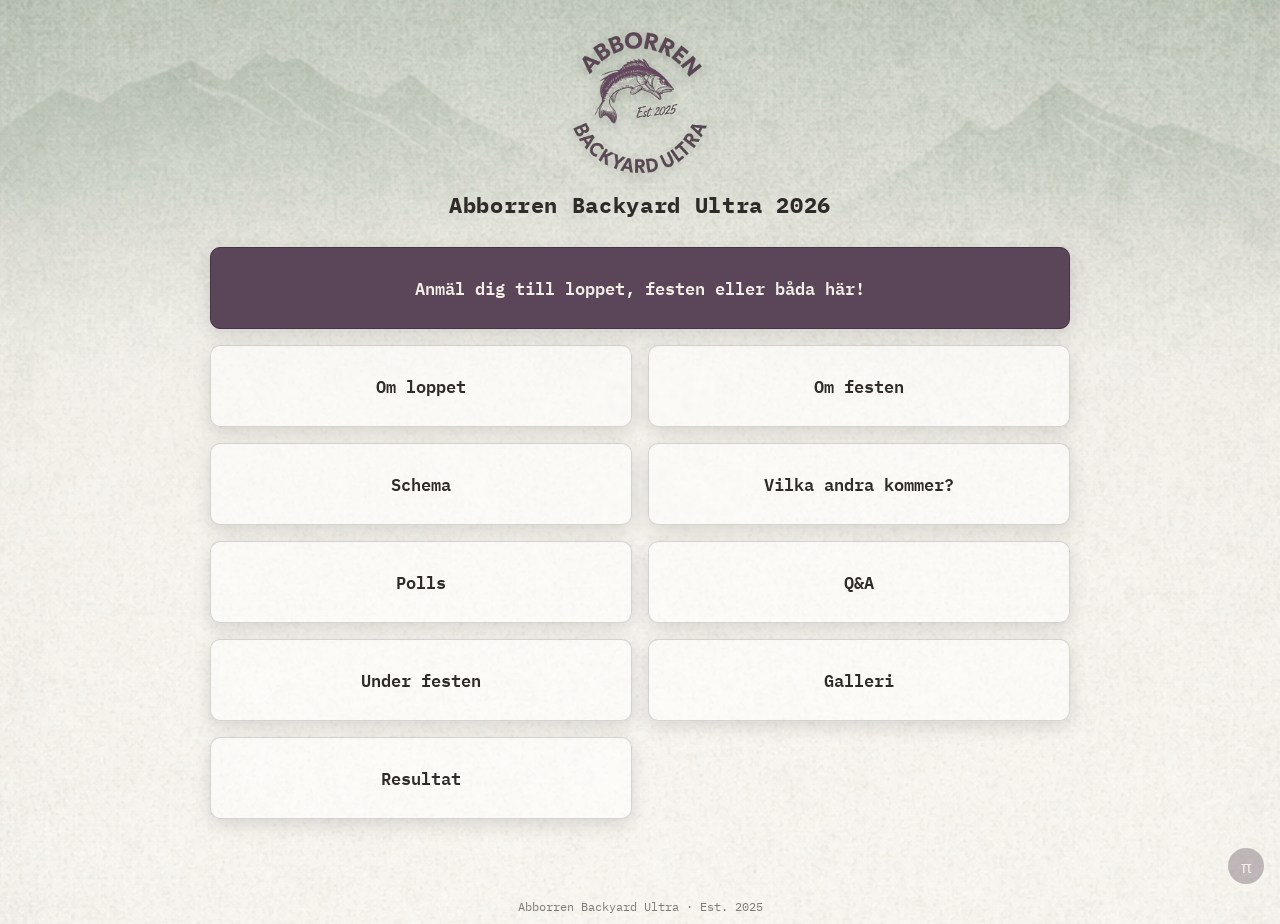
<file: home.html>
<!doctype html>
<html lang="sv">
<head>
<meta charset="utf-8">
<meta http-equiv="refresh" content="0; url=index.html">
<title>Abborren Backyard Ultra 2026</title>
</head>
<body>
  <p>Omdirigerar till <a href="index.html">förstasidan</a>...</p>
</body>
</html>
</file>
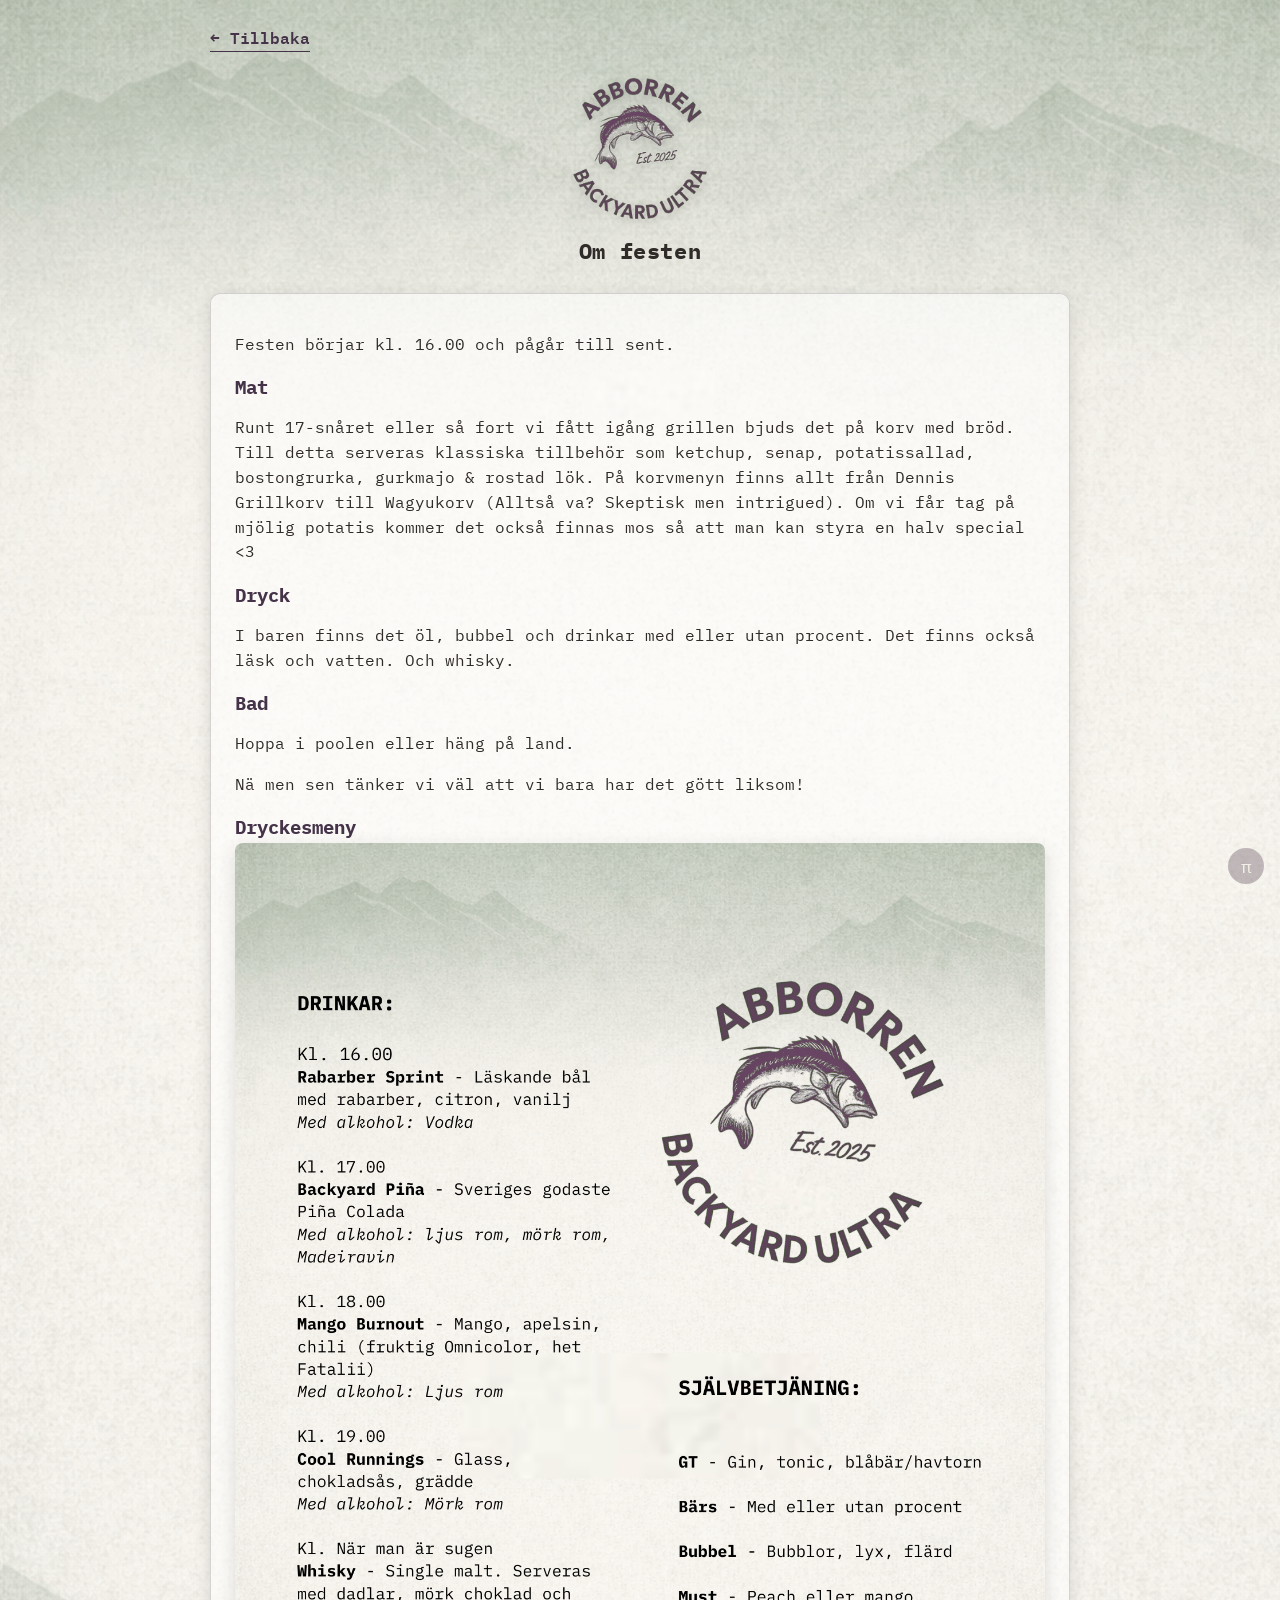
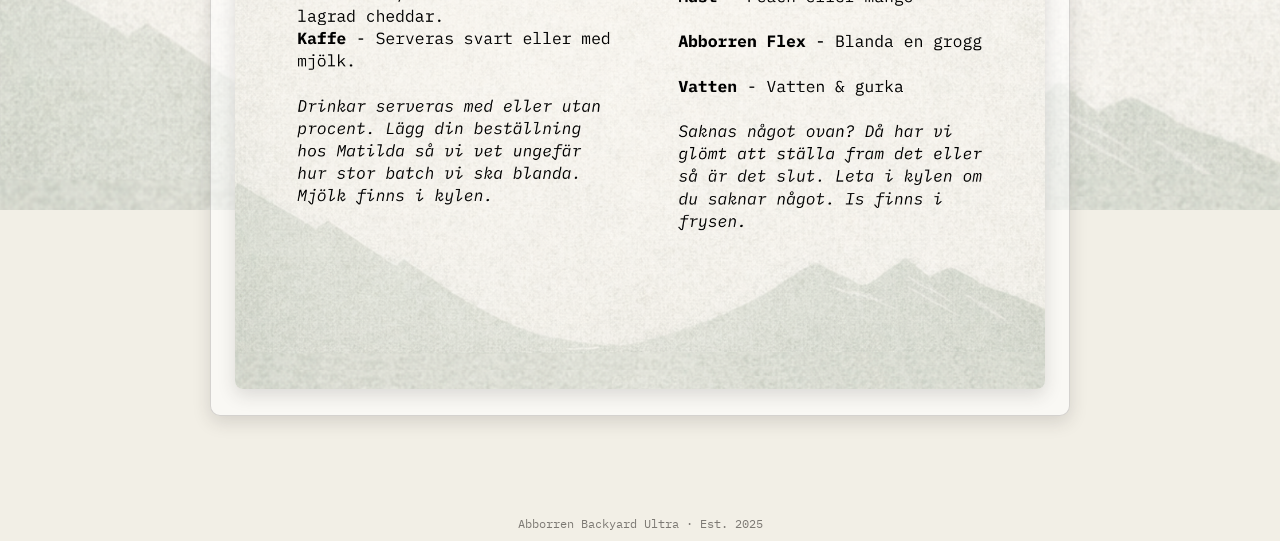
<file: pages/om-festen.html>
<!doctype html>
<html lang="sv">
<head>
<meta charset="utf-8">
<meta name="viewport" content="width=device-width, initial-scale=1">
<title>Om festen – Abborren Backyard Ultra 2026</title>
<link rel="icon" href="../assets/img/logo.png">
<link rel="stylesheet" href="../css/style.css">
</head>
<body>
  <div class="page">
    <a class="back-link" href="../index.html">&larr; Tillbaka</a>
    <div class="site-header">
      <img class="logo" src="../assets/img/logo.png" alt="Abborren logga">
      <h1>Om festen</h1>
    </div>

    <div class="card prose">
      <p>Festen börjar kl. 16.00 och pågår till sent.</p>

      <h3>Mat</h3>
      <p>Runt 17-snåret eller så fort vi fått igång grillen bjuds det på korv med bröd. Till detta serveras klassiska
      tillbehör som ketchup, senap, potatissallad, bostongrurka, gurkmajo &amp; rostad lök. På korvmenyn finns allt
      från Dennis Grillkorv till Wagyukorv (Alltså va? Skeptisk men intrigued). Om vi får tag på mjölig potatis
      kommer det också finnas mos så att man kan styra en halv special &lt;3</p>

      <h3>Dryck</h3>
      <p>I baren finns det öl, bubbel och drinkar med eller utan procent. Det finns också läsk och vatten.
      Och whisky.</p>

      <h3>Bad</h3>
      <p>Hoppa i poolen eller häng på land.</p>

      <p>Nä men sen tänker vi väl att vi bara har det gött liksom!</p>

      <h3>Dryckesmeny</h3>
      <img src="../assets/img/dryckesmeny.png" alt="Dryckesmeny" style="max-width:100%; border-radius:8px; box-shadow: var(--shadow);">
    </div>
  </div>

  <footer class="site-footer">Abborren Backyard Ultra &middot; Est. 2025</footer>

  <a class="pi-btn" href="admin.html" title="Admin">&pi;</a>
</body>
</html>
</file>
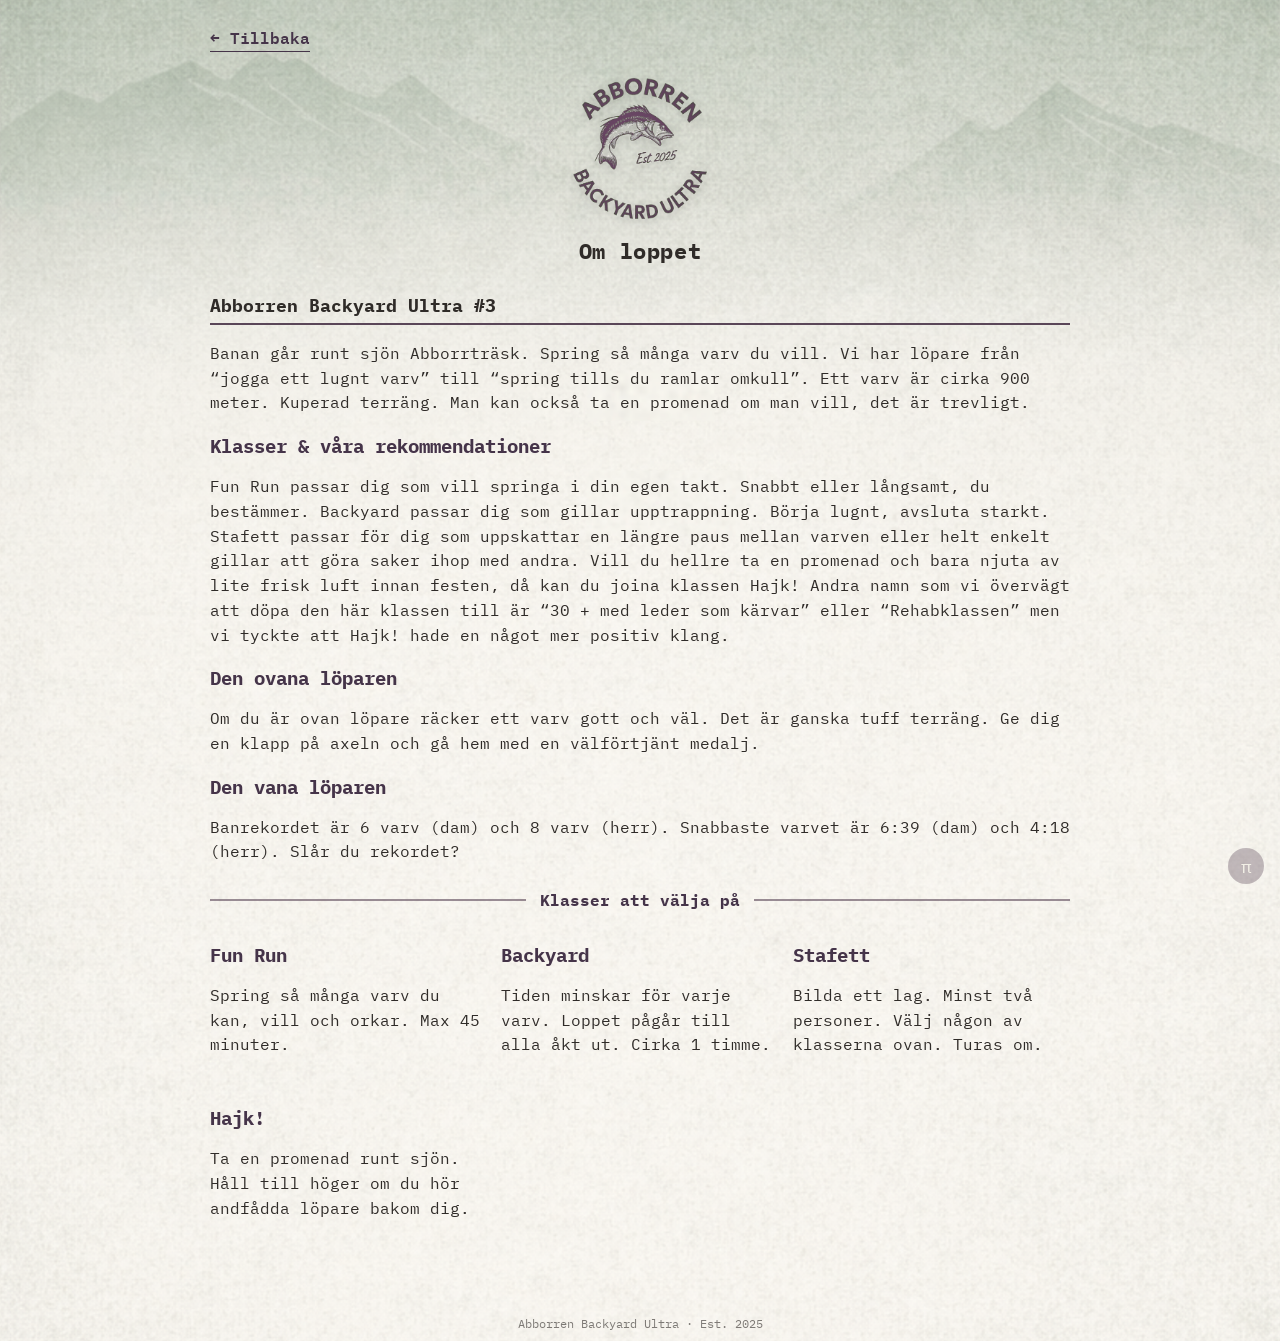
<file: pages/om-oss.html>
<!doctype html>
<html lang="sv">
<head>
<meta charset="utf-8">
<meta name="viewport" content="width=device-width, initial-scale=1">
<title>Om loppet – Abborren Backyard Ultra 2026</title>
<link rel="icon" href="../assets/img/logo.png">
<link rel="stylesheet" href="../css/style.css">
</head>
<body>
  <div class="page">
    <a class="back-link" href="../index.html">&larr; Tillbaka</a>
    <div class="site-header">
      <img class="logo" src="../assets/img/logo.png" alt="Abborren logga">
      <h1>Om loppet</h1>
    </div>

    <div class="prose">
      <h2>Abborren Backyard Ultra #3</h2>
      <p>Banan går runt sjön Abborrträsk. Spring så många varv du vill.
      Vi har löpare från &ldquo;jogga ett lugnt varv&rdquo; till &ldquo;spring tills du ramlar omkull&rdquo;.
      Ett varv är cirka 900 meter. Kuperad terräng.
      Man kan också ta en promenad om man vill, det är trevligt.</p>

      <h3>Klasser &amp; våra rekommendationer</h3>
      <p>Fun Run passar dig som vill springa i din egen takt. Snabbt eller långsamt, du bestämmer.
      Backyard passar dig som gillar upptrappning. Börja lugnt, avsluta starkt.
      Stafett passar för dig som uppskattar en längre paus mellan varven eller helt enkelt gillar
      att göra saker ihop med andra.
      Vill du hellre ta en promenad och bara njuta av lite frisk luft innan festen, då kan du joina klassen Hajk!
      Andra namn som vi övervägt att döpa den här klassen till är &ldquo;30 + med leder som kärvar&rdquo; eller
      &ldquo;Rehabklassen&rdquo; men vi tyckte att Hajk! hade en något mer positiv klang.</p>

      <h3>Den ovana löparen</h3>
      <p>Om du är ovan löpare räcker ett varv gott och väl. Det är ganska tuff terräng.
      Ge dig en klapp på axeln och gå hem med en välförtjänt medalj.</p>

      <h3>Den vana löparen</h3>
      <p>Banrekordet är 6 varv (dam) och 8 varv (herr). Snabbaste varvet är 6:39 (dam) och 4:18 (herr).
      Slår du rekordet?</p>

      <div class="divider"><span>Klasser att välja på</span></div>

      <div class="class-grid">
        <div>
          <h3>Fun Run</h3>
          <p>Spring så många varv du kan, vill och orkar. Max 45 minuter.</p>
        </div>
        <div>
          <h3>Backyard</h3>
          <p>Tiden minskar för varje varv. Loppet pågår till alla åkt ut. Cirka 1 timme.</p>
        </div>
        <div>
          <h3>Stafett</h3>
          <p>Bilda ett lag. Minst två personer. Välj någon av klasserna ovan. Turas om.</p>
        </div>
        <div>
          <h3>Hajk!</h3>
          <p>Ta en promenad runt sjön. Håll till höger om du hör andfådda löpare bakom dig.</p>
        </div>
      </div>
    </div>
  </div>

  <footer class="site-footer">Abborren Backyard Ultra &middot; Est. 2025</footer>

  <a class="pi-btn" href="admin.html" title="Admin">&pi;</a>
</body>
</html>
</file>
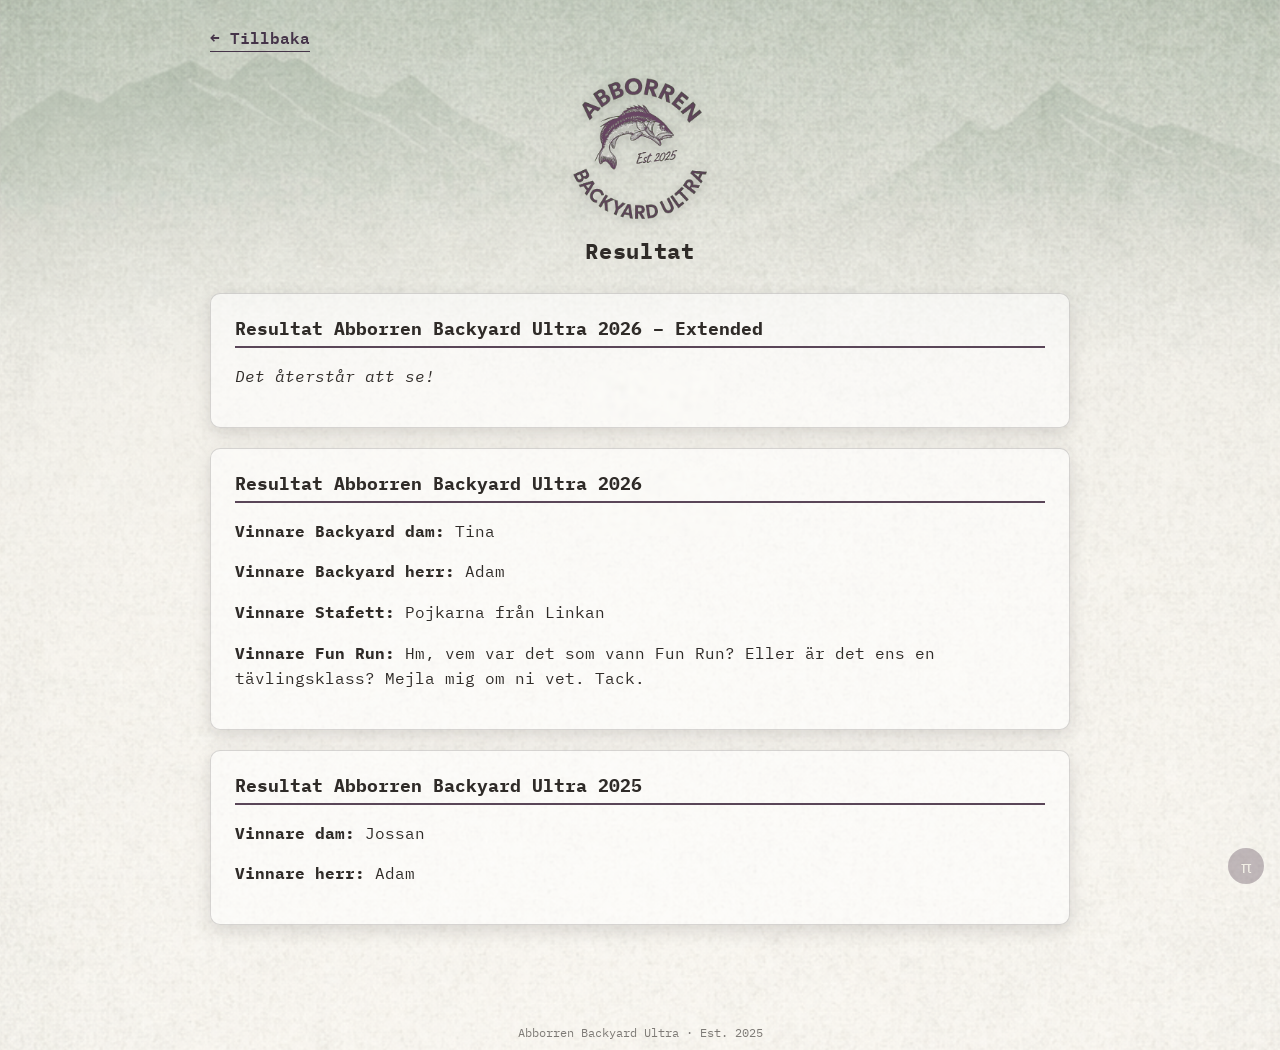
<file: pages/resultat.html>
<!doctype html>
<html lang="sv">
<head>
<meta charset="utf-8">
<meta name="viewport" content="width=device-width, initial-scale=1">
<title>Resultat – Abborren Backyard Ultra 2026</title>
<link rel="icon" href="../assets/img/logo.png">
<link rel="stylesheet" href="../css/style.css">
</head>
<body>
  <div class="page">
    <a class="back-link" href="../index.html">&larr; Tillbaka</a>
    <div class="site-header">
      <img class="logo" src="../assets/img/logo.png" alt="Abborren logga">
      <h1>Resultat</h1>
    </div>

    <div class="card prose">
      <h2>Resultat Abborren Backyard Ultra 2026 – Extended</h2>
      <p><em>Det återstår att se!</em></p>
    </div>

    <div class="card prose">
      <h2>Resultat Abborren Backyard Ultra 2026</h2>
      <p><strong>Vinnare Backyard dam:</strong> Tina</p>
      <p><strong>Vinnare Backyard herr:</strong> Adam</p>
      <p><strong>Vinnare Stafett:</strong> Pojkarna från Linkan</p>
      <p><strong>Vinnare Fun Run:</strong> Hm, vem var det som vann Fun Run? Eller är det ens en tävlingsklass? Mejla mig om ni vet. Tack.</p>
    </div>

    <div class="card prose">
      <h2>Resultat Abborren Backyard Ultra 2025</h2>
      <p><strong>Vinnare dam:</strong> Jossan</p>
      <p><strong>Vinnare herr:</strong> Adam</p>
    </div>
  </div>

  <footer class="site-footer">Abborren Backyard Ultra &middot; Est. 2025</footer>

  <a class="pi-btn" href="admin.html" title="Admin">&pi;</a>
</body>
</html>
</file>
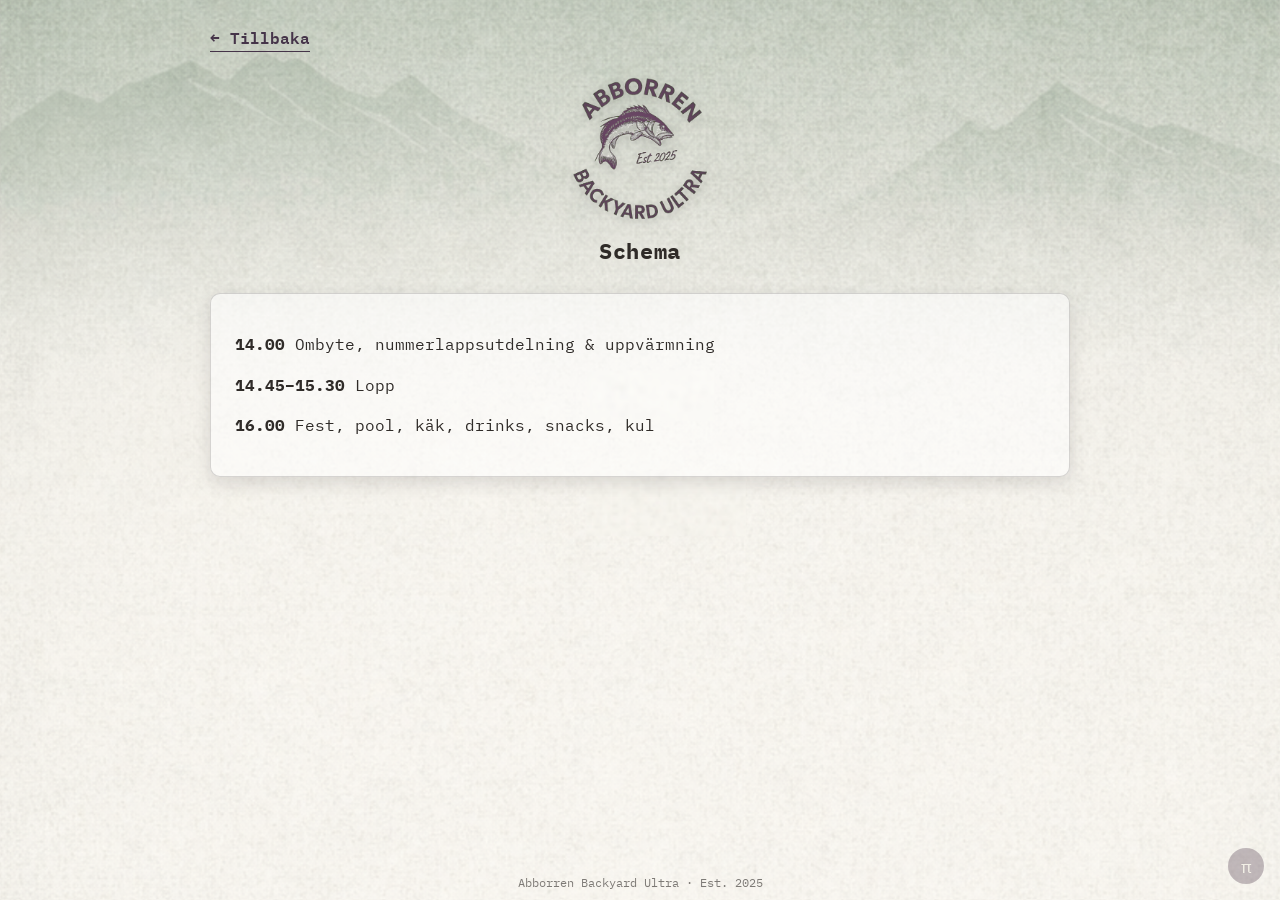
<file: pages/schema.html>
<!doctype html>
<html lang="sv">
<head>
<meta charset="utf-8">
<meta name="viewport" content="width=device-width, initial-scale=1">
<title>Schema – Abborren Backyard Ultra 2026</title>
<link rel="icon" href="../assets/img/logo.png">
<link rel="stylesheet" href="../css/style.css">
</head>
<body>
  <div class="page">
    <a class="back-link" href="../index.html">&larr; Tillbaka</a>
    <div class="site-header">
      <img class="logo" src="../assets/img/logo.png" alt="Abborren logga">
      <h1>Schema</h1>
    </div>

    <div class="card prose">
      <p><strong>14.00</strong> Ombyte, nummerlappsutdelning &amp; uppvärmning</p>
      <p><strong>14.45–15.30</strong> Lopp</p>
      <p><strong>16.00</strong> Fest, pool, käk, drinks, snacks, kul</p>
    </div>
  </div>

  <footer class="site-footer">Abborren Backyard Ultra &middot; Est. 2025</footer>

  <a class="pi-btn" href="admin.html" title="Admin">&pi;</a>
</body>
</html>
</file>
<file: css/style.css>
@import url('https://fonts.googleapis.com/css2?family=IBM+Plex+Mono:wght@400;500;600;700&display=swap');

:root {
  --bg-paper: #f2efe6;
  --mountain: #b4bdaf;
  --ink: #2f2b28;
  --plum: #5a4658;
  --plum-dark: #453449;
  --accent-red: #7c2f2f;
  --card-bg: rgba(255, 255, 255, 0.55);
  --card-border: rgba(47, 43, 40, 0.18);
  --shadow: 0 6px 18px rgba(47, 43, 40, 0.15);
}

* {
  box-sizing: border-box;
}

html, body {
  margin: 0;
  padding: 0;
  min-height: 100%;
}

body {
  font-family: 'IBM Plex Mono', monospace;
  color: var(--ink);
  background-image: url('../assets/img/bakgrund.png');
  background-size: cover;
  background-position: top center;
  background-attachment: fixed;
  background-repeat: no-repeat;
  background-color: var(--bg-paper);
  min-height: 100vh;
  display: flex;
  flex-direction: column;
}

a {
  color: inherit;
}

.page {
  width: 100%;
  max-width: 900px;
  margin: 0 auto;
  padding: 24px 20px 60px;
  flex: 1;
  display: flex;
  flex-direction: column;
}

/* ---------- header / logo ---------- */

.site-header {
  display: flex;
  flex-direction: column;
  align-items: center;
  text-align: center;
  gap: 6px;
  margin-bottom: 28px;
}

.site-header img.logo {
  width: 150px;
  height: auto;
  filter: drop-shadow(0 3px 6px rgba(0,0,0,0.15));
}

.site-header h1 {
  font-size: 1.35rem;
  letter-spacing: 0.03em;
  margin: 4px 0 0;
  font-weight: 700;
}

.back-link {
  display: inline-block;
  margin-bottom: 18px;
  text-decoration: none;
  font-weight: 600;
  color: var(--plum-dark);
  border-bottom: 1px solid var(--plum-dark);
  align-self: flex-start;
}

/* ---------- buttons / menu grid ---------- */

.menu-grid {
  display: grid;
  grid-template-columns: 1fr 1fr;
  gap: 16px;
  width: 100%;
}

.menu-grid .full {
  grid-column: 1 / -1;
}

.btn {
  display: flex;
  align-items: center;
  justify-content: center;
  text-align: center;
  padding: 26px 18px;
  background: var(--card-bg);
  border: 1.5px solid var(--card-border);
  border-radius: 10px;
  box-shadow: var(--shadow);
  color: var(--ink);
  text-decoration: none;
  font-family: inherit;
  font-weight: 600;
  font-size: 1.05rem;
  cursor: pointer;
  transition: transform 0.12s ease, box-shadow 0.12s ease, background 0.12s ease;
}

.btn:hover {
  transform: translateY(-2px);
  box-shadow: 0 10px 22px rgba(47,43,40,0.2);
  background: rgba(255,255,255,0.72);
}

.btn:active {
  transform: translateY(0);
}

.btn.primary {
  background: var(--plum);
  color: #f2efe6;
  border-color: var(--plum-dark);
}

.btn.primary:hover {
  background: var(--plum-dark);
}

/* ---------- cards / sections ---------- */

.card {
  background: var(--card-bg);
  border: 1.5px solid var(--card-border);
  border-radius: 10px;
  box-shadow: var(--shadow);
  padding: 22px 24px;
  margin-bottom: 20px;
}

h2 {
  font-size: 1.15rem;
  border-bottom: 2px solid var(--plum);
  padding-bottom: 6px;
  margin-top: 0;
}

/* ---------- forms ---------- */

label {
  display: block;
  font-weight: 600;
  margin-top: 14px;
  margin-bottom: 4px;
}

input[type="text"],
input[type="number"],
select,
textarea {
  width: 100%;
  font-family: inherit;
  font-size: 1rem;
  padding: 10px 12px;
  border: 1.5px solid var(--card-border);
  border-radius: 6px;
  background: rgba(255,255,255,0.75);
  color: var(--ink);
}

fieldset {
  border: 1.5px solid var(--card-border);
  border-radius: 6px;
  margin-top: 14px;
  padding: 10px 14px;
}

legend {
  font-weight: 600;
  padding: 0 6px;
}

.radio-row, .checkbox-row {
  display: flex;
  align-items: center;
  gap: 8px;
  margin: 6px 0;
  font-weight: 400;
}

.poll-freetext-row {
  flex-wrap: wrap;
}

.poll-freetext-row .poll-freetext-input {
  flex: 1 1 160px;
  min-width: 0;
}

.info-btn {
  display: inline-flex;
  align-items: center;
  justify-content: center;
  width: 22px;
  height: 22px;
  border-radius: 50%;
  background: var(--plum);
  color: #fff;
  font-weight: 700;
  font-size: 0.8rem;
  border: none;
  cursor: pointer;
  margin-left: 8px;
  vertical-align: middle;
}

.submit-btn {
  margin-top: 24px;
  width: 100%;
  padding: 16px;
  font-size: 1.1rem;
  font-weight: 700;
  background: var(--plum);
  color: #f2efe6;
  border: none;
  border-radius: 8px;
  cursor: pointer;
  box-shadow: var(--shadow);
}

.submit-btn:hover {
  background: var(--plum-dark);
}

.secondary-btn {
  margin-top: 10px;
  padding: 10px 16px;
  background: transparent;
  border: 1.5px dashed var(--plum);
  border-radius: 8px;
  color: var(--plum-dark);
  font-family: inherit;
  font-weight: 600;
  cursor: pointer;
}

.secondary-btn:disabled {
  opacity: 0.4;
  cursor: not-allowed;
}

/* ---------- modal ---------- */

.modal-backdrop {
  position: fixed;
  inset: 0;
  background: rgba(47,43,40,0.45);
  display: none;
  align-items: center;
  justify-content: center;
  z-index: 50;
  padding: 20px;
}

.modal-backdrop.open {
  display: flex;
}

.modal {
  background: var(--bg-paper);
  border-radius: 10px;
  max-width: 480px;
  width: 100%;
  padding: 24px;
  box-shadow: 0 12px 30px rgba(0,0,0,0.3);
  position: relative;
}

.modal h3 {
  margin-top: 0;
}

.modal-close {
  position: absolute;
  top: 12px;
  right: 14px;
  background: none;
  border: none;
  font-size: 1.3rem;
  cursor: pointer;
  color: var(--ink);
}

/* ---------- login ---------- */

.login-wrap {
  flex: 1;
  display: flex;
  align-items: center;
  justify-content: center;
}

.login-card {
  width: 100%;
  max-width: 360px;
}

.error-msg {
  color: var(--accent-red);
  font-weight: 600;
  margin-top: 10px;
  min-height: 1.2em;
}

/* ---------- text pages ---------- */

.prose p {
  line-height: 1.55;
}

.prose h3 {
  color: var(--plum-dark);
  margin-bottom: 4px;
}

.class-grid {
  display: grid;
  grid-template-columns: repeat(3, 1fr);
  gap: 14px;
  margin-top: 14px;
}

.divider {
  display: flex;
  align-items: center;
  gap: 14px;
  margin: 26px 0 10px;
  color: var(--plum-dark);
  font-weight: 700;
}

.divider::before,
.divider::after {
  content: "";
  flex: 1;
  height: 2px;
  background: var(--plum);
  opacity: 0.6;
}

.divider span {
  white-space: nowrap;
  text-align: center;
}

@media (max-width: 640px) {
  .menu-grid { grid-template-columns: 1fr; }
  .menu-grid .full { grid-column: auto; }
  .class-grid { grid-template-columns: 1fr; }
}

/* ---------- charts / stats ---------- */

.chart-block {
  margin-bottom: 30px;
}

.chart-block h3 {
  margin-bottom: 8px;
}

.participant-grid {
  display: grid;
  grid-template-columns: repeat(auto-fill, minmax(220px, 1fr));
  gap: 10px;
}

.participant-card {
  border: 1.5px solid var(--card-border);
  border-radius: 8px;
  padding: 10px 12px;
  background: rgba(255,255,255,0.35);
}

.participant-name {
  font-weight: 700;
  margin-bottom: 4px;
}

.participant-field {
  font-size: 0.85rem;
  opacity: 0.85;
}

.participant-field span {
  font-weight: 600;
  opacity: 1;
}

/* ---------- confirmation animation ---------- */

.confirm-overlay {
  position: fixed;
  inset: 0;
  background: rgba(47,43,40,0.55);
  display: none;
  align-items: center;
  justify-content: center;
  z-index: 60;
}

.confirm-overlay.open {
  display: flex;
}

.confirm-box {
  position: relative;
  text-align: center;
}

.wiggle-logo {
  width: 220px;
  animation: wiggle 0.6s ease-in-out infinite;
}

@keyframes wiggle {
  0%, 100% { transform: rotate(-6deg); }
  50% { transform: rotate(6deg); }
}

.speech-bubble {
  background: #fff;
  border: 2px solid var(--ink);
  border-radius: 16px;
  padding: 14px 20px;
  font-weight: 700;
  font-size: 1.15rem;
  position: relative;
  margin-bottom: 10px;
  display: inline-block;
}

.speech-bubble::after {
  content: "";
  position: absolute;
  bottom: -14px;
  left: 50%;
  transform: translateX(-50%);
  border-width: 14px 10px 0 10px;
  border-style: solid;
  border-color: var(--ink) transparent transparent transparent;
}

.speech-bubble::before {
  content: "";
  position: absolute;
  bottom: -10px;
  left: 50%;
  transform: translateX(-50%);
  border-width: 11px 8px 0 8px;
  border-style: solid;
  border-color: #fff transparent transparent transparent;
  z-index: 1;
}

.trumpet {
  position: absolute;
  width: 90px;
  filter: drop-shadow(2px 3px 2px rgba(0,0,0,0.4));
}

.trumpet.left {
  left: -70px;
  top: 60px;
  transform: rotate(18deg) scaleX(-1);
  animation: trumpet-blow 0.5s ease-in-out infinite alternate;
}

.trumpet.right {
  right: -70px;
  top: 60px;
  transform: rotate(-18deg);
  animation: trumpet-blow 0.5s ease-in-out infinite alternate-reverse;
}

@keyframes trumpet-blow {
  0% { transform: translateY(0) rotate(18deg) scaleX(-1); }
  100% { transform: translateY(-6px) rotate(14deg) scaleX(-1); }
}

.confirm-close {
  margin-top: 18px;
  padding: 10px 20px;
  background: var(--plum);
  color: #f2efe6;
  border: none;
  border-radius: 8px;
  font-family: inherit;
  font-weight: 700;
  cursor: pointer;
}

footer.site-footer {
  text-align: center;
  font-size: 0.75rem;
  color: var(--ink);
  opacity: 0.6;
  padding: 20px 0 10px;
}

/* ---------- spinning wheel (Under festen) ---------- */

.wheel-wrap {
  position: relative;
  width: 280px;
  height: 280px;
  margin: 20px auto;
}

.wheel {
  width: 100%;
  height: 100%;
  border-radius: 50%;
  border: 4px solid var(--ink);
  position: relative;
  transition: transform 4s cubic-bezier(0.17, 0.67, 0.12, 0.99);
  box-shadow: var(--shadow);
}

.wheel-number {
  position: absolute;
  width: 26px;
  height: 26px;
  margin-left: -13px;
  margin-top: -13px;
  border-radius: 50%;
  background: #f2efe6;
  color: var(--ink);
  display: flex;
  align-items: center;
  justify-content: center;
  font-weight: 700;
  font-size: 0.8rem;
  box-shadow: 0 1px 3px rgba(0,0,0,0.3);
}

.wheel-pointer {
  position: absolute;
  top: -6px;
  left: 50%;
  transform: translateX(-50%);
  width: 0;
  height: 0;
  border-left: 14px solid transparent;
  border-right: 14px solid transparent;
  border-top: 22px solid var(--accent-red);
  z-index: 5;
}

.wheel-legend {
  max-width: 420px;
  margin: 20px auto 0;
  padding-left: 0;
  list-style: none;
  text-align: left;
}

.wheel-legend li {
  margin-bottom: 4px;
}

.task-result {
  margin-top: 18px;
  text-align: center;
}

.task-result label {
  text-align: left;
  max-width: 300px;
  margin: 14px auto 0;
}

.task-result input[type="text"] {
  max-width: 300px;
  margin: 0 auto;
  display: block;
}

.task-result .submit-btn {
  max-width: 300px;
  margin: 14px auto 0;
}

.task-result .secondary-btn {
  margin-left: 10px;
}

.claimed-list {
  padding-left: 0;
  list-style: none;
}

.claimed-list li {
  padding: 8px 0;
  border-bottom: 1px solid var(--card-border);
}

.claimed-list li:last-child {
  border-bottom: none;
}

/* ---------- admin ---------- */

.admin-subsection {
  margin-bottom: 22px;
  padding-bottom: 18px;
  border-bottom: 1px solid var(--card-border);
}

.admin-subsection:last-child {
  border-bottom: none;
}

.admin-subsection h3 {
  margin-bottom: 8px;
}

.admin-list {
  list-style: none;
  padding-left: 0;
  margin: 0 0 10px;
}

.admin-list-row {
  display: flex;
  align-items: center;
  gap: 8px;
  margin-bottom: 6px;
}

.admin-list-row input[type="text"] {
  flex: 1;
}

.admin-remove-btn {
  background: transparent;
  border: 1.5px solid var(--accent-red);
  color: var(--accent-red);
  border-radius: 6px;
  width: 30px;
  height: 30px;
  min-width: 30px;
  font-size: 1rem;
  font-weight: 700;
  cursor: pointer;
  font-family: inherit;
}

.admin-add-row {
  display: flex;
  gap: 8px;
  align-items: center;
}

.admin-add-row input[type="text"] {
  flex: 1;
}

.admin-signup-row {
  border: 1.5px solid var(--card-border);
  border-radius: 8px;
  padding: 14px 16px;
  margin-bottom: 14px;
}

.admin-signup-row label {
  margin-top: 8px;
  font-size: 0.85rem;
}

.admin-row-actions {
  display: flex;
  gap: 10px;
  margin-top: 14px;
}

.admin-remove-btn-wide {
  width: auto;
  min-width: 0;
  padding: 8px 16px;
  white-space: nowrap;
}

.admin-poll-block, .admin-qa-block {
  margin-bottom: 18px;
}

.admin-poll-block label, .admin-qa-block label {
  margin-top: 10px;
}

.admin-tag {
  font-size: 0.8rem;
  opacity: 0.7;
  white-space: nowrap;
}

.pi-btn {
  position: fixed;
  bottom: 16px;
  right: 16px;
  width: 36px;
  height: 36px;
  border-radius: 50%;
  background: rgba(90, 70, 88, 0.35);
  color: #f2efe6;
  display: flex;
  align-items: center;
  justify-content: center;
  font-size: 1.1rem;
  text-decoration: none;
  font-family: inherit;
  z-index: 10;
}

.pi-btn:hover {
  background: var(--plum);
}

/* ---------- galleri ---------- */

.gallery-grid {
  display: grid;
  grid-template-columns: repeat(auto-fill, minmax(140px, 1fr));
  gap: 12px;
  margin: 20px 0;
}

.gallery-item {
  background: var(--card-bg);
  border: 1.5px solid var(--card-border);
  border-radius: 8px;
  overflow: hidden;
  box-shadow: var(--shadow);
}

.gallery-thumb {
  width: 100%;
  aspect-ratio: 1 / 1;
  object-fit: cover;
  display: block;
  cursor: pointer;
}

.gallery-caption {
  padding: 6px 8px;
  font-size: 0.8rem;
  opacity: 0.75;
}

.lightbox-img {
  max-width: 100%;
  max-height: 90vh;
  border-radius: 6px;
  box-shadow: 0 12px 30px rgba(0,0,0,0.4);
}
</file>
